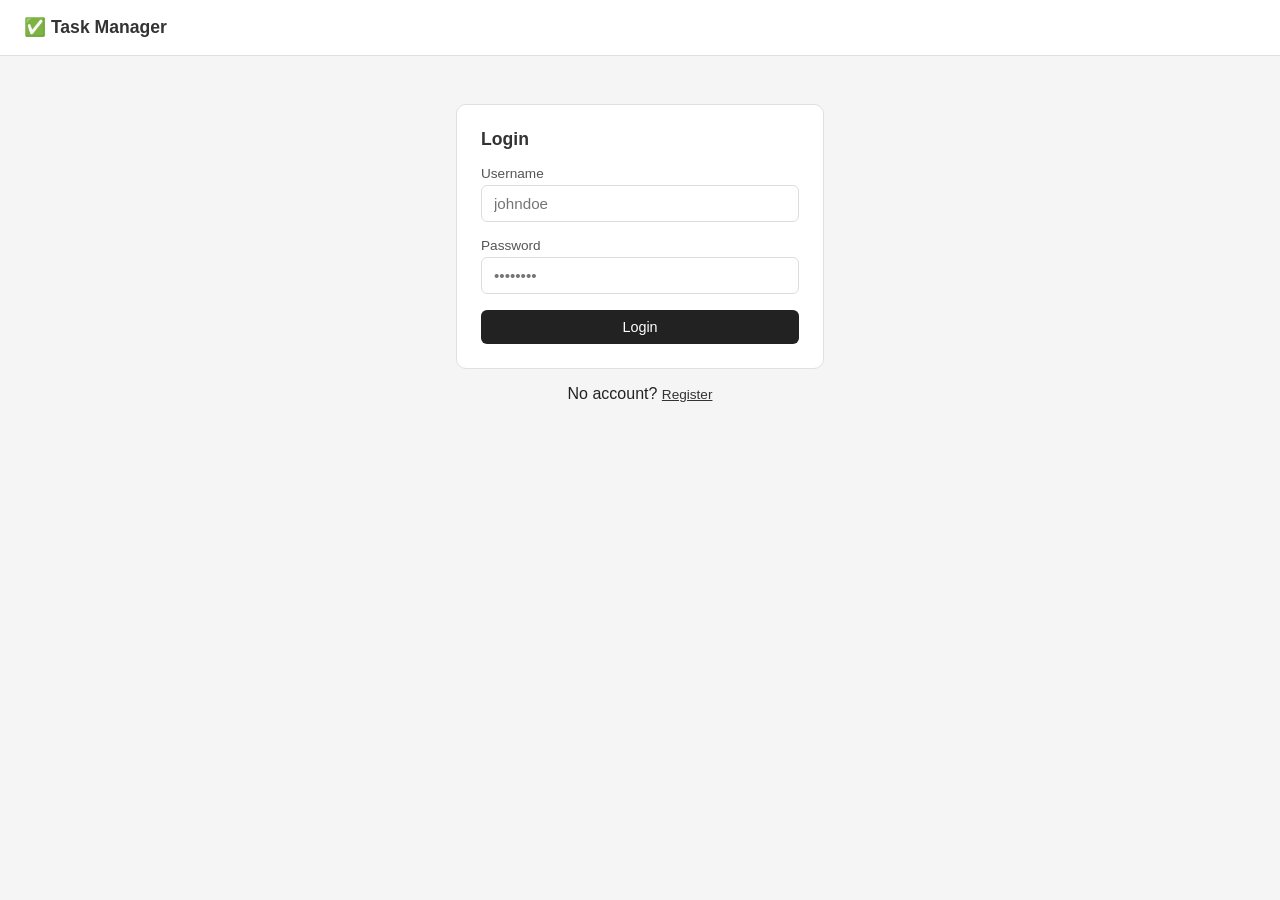
<file: frontend/login.html>
<!DOCTYPE html>
<html lang="en">
<head>
  <meta charset="UTF-8" />
  <meta name="viewport" content="width=device-width, initial-scale=1.0" />
  <title>Login – Task Manager</title>
  <link rel="stylesheet" href="style.css" />
  <style>
    .auth-wrap { max-width: 400px; margin: 3rem auto; padding: 0 1rem; }
    .auth-footer { text-align: center; margin-top: 1rem; }
  </style>
</head>
<body>
  <nav class="navbar">
    <a class="brand" href="index.html">✅ Task Manager</a>
  </nav>

  <div class="auth-wrap">
    <div class="card">
      <h2>Login</h2>
      <div id="alert" class="alert"></div>

      <label>Username</label>
      <input type="text" id="username" placeholder="johndoe" onkeydown="if(event.key==='Enter') login()" />

      <label>Password</label>
      <input type="password" id="password" placeholder="••••••••" onkeydown="if(event.key==='Enter') login()" />

      <button class="btn btn-primary btn-full" onclick="login()">Login</button>
    </div>
    <div class="auth-footer">
      No account? <a href="register.html" class="link">Register</a>
    </div>
  </div>

  <script src="api.js"></script>
  <script>
    if (localStorage.getItem("token")) window.location.href = "tasks.html";

    async function login() {
      const username = document.getElementById("username").value.trim();
      const password = document.getElementById("password").value;
      if (!username || !password) return showAlert("Both fields are required.", "error");

      try {
        const data = await api("/login", "POST", { username, password });
        localStorage.setItem("token", data.access_token);
        localStorage.setItem("username", username);
        window.location.href = "tasks.html";
      } catch (e) {
        showAlert(e.message, "error");
      }
    }

    function showAlert(msg, type) {
      const el = document.getElementById("alert");
      el.textContent = msg;
      el.className = `alert alert-${type}`;
      el.style.display = "block";
    }
  </script>
</body>
</html>
</file>
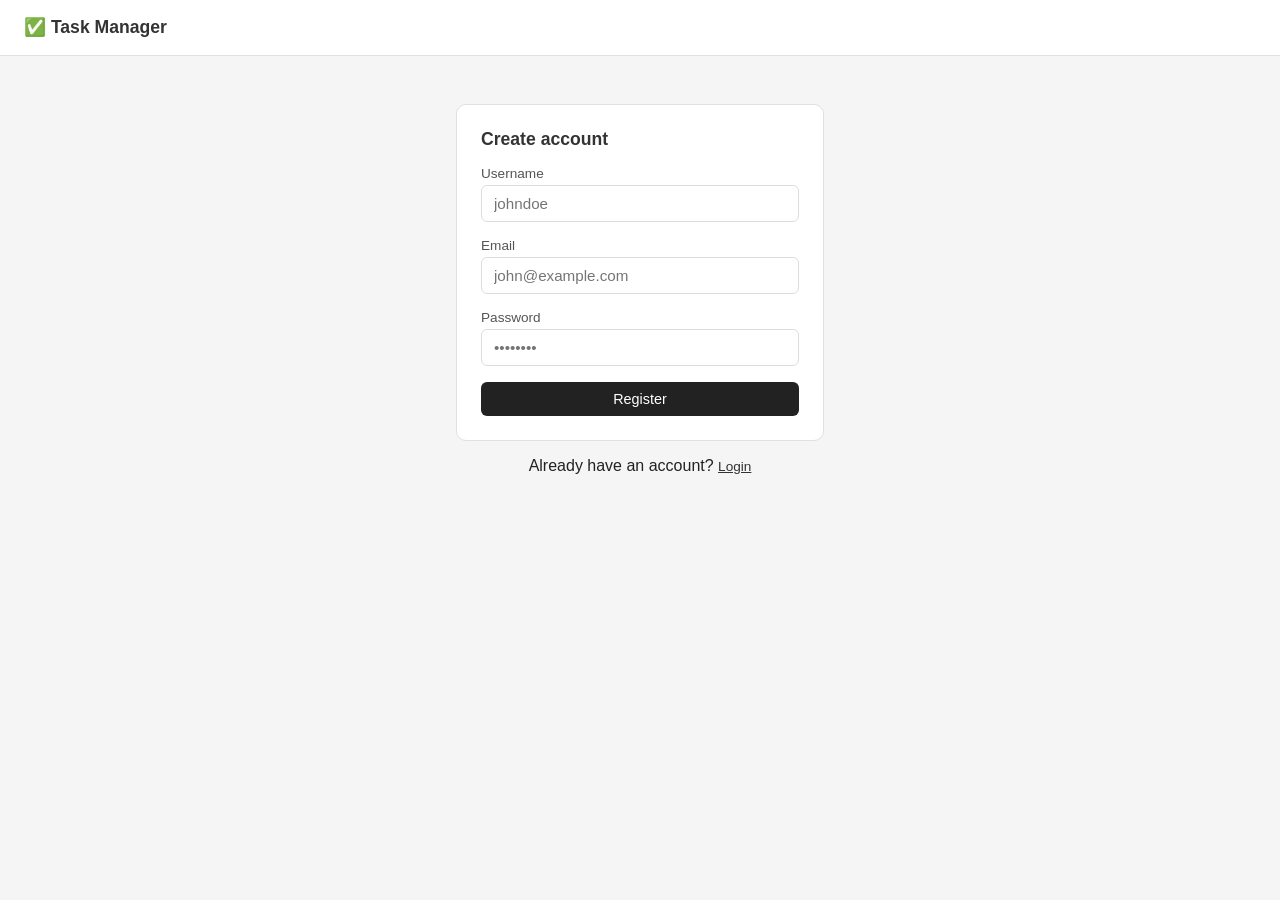
<file: frontend/register.html>
<!DOCTYPE html>
<html lang="en">
<head>
  <meta charset="UTF-8" />
  <meta name="viewport" content="width=device-width, initial-scale=1.0" />
  <title>Register – Task Manager</title>
  <link rel="stylesheet" href="style.css" />
  <style>
    .auth-wrap { max-width: 400px; margin: 3rem auto; padding: 0 1rem; }
    .auth-footer { text-align: center; margin-top: 1rem; }
  </style>
</head>
<body>
  <nav class="navbar">
    <a class="brand" href="index.html">✅ Task Manager</a>
  </nav>

  <div class="auth-wrap">
    <div class="card">
      <h2>Create account</h2>
      <div id="alert" class="alert"></div>

      <label>Username</label>
      <input type="text" id="username" placeholder="johndoe" />

      <label>Email</label>
      <input type="email" id="email" placeholder="john@example.com" />

      <label>Password</label>
      <input type="password" id="password" placeholder="••••••••" />

      <button class="btn btn-primary btn-full" onclick="register()">Register</button>
    </div>
    <div class="auth-footer">
      Already have an account? <a href="login.html" class="link">Login</a>
    </div>
  </div>

  <script src="api.js"></script>
  <script>
    if (localStorage.getItem("token")) window.location.href = "tasks.html";

    async function register() {
      const username = document.getElementById("username").value.trim();
      const email    = document.getElementById("email").value.trim();
      const password = document.getElementById("password").value;

      if (!username || !email || !password) return showAlert("All fields are required.", "error");

      try {
        await api("/register", "POST", { username, email, password });
        showAlert("Account created! Redirecting to login...", "success");
        setTimeout(() => window.location.href = "login.html", 1200);
      } catch (e) {
        showAlert(e.message, "error");
      }
    }

    function showAlert(msg, type) {
      const el = document.getElementById("alert");
      el.textContent = msg;
      el.className = `alert alert-${type}`;
      el.style.display = "block";
    }
  </script>
</body>
</html>
</file>
<file: frontend/style.css>
* { box-sizing: border-box; margin: 0; padding: 0; }

body {
  font-family: -apple-system, BlinkMacSystemFont, "Segoe UI", Roboto, sans-serif;
  background: #f5f5f5;
  color: #222;
  min-height: 100vh;
}

.navbar {
  background: #fff;
  border-bottom: 1px solid #e0e0e0;
  padding: 0 1.5rem;
  display: flex;
  align-items: center;
  justify-content: space-between;
  height: 56px;
}

.navbar .brand { font-weight: 600; font-size: 1.1rem; color: #333; text-decoration: none; }
.navbar .nav-links a { margin-left: 1rem; color: #555; text-decoration: none; font-size: 0.9rem; }
.navbar .nav-links a:hover { color: #000; }
#logoutBtn { background: none; border: 1px solid #ccc; padding: 4px 12px; border-radius: 6px; cursor: pointer; font-size: 0.85rem; color: #555; }
#logoutBtn:hover { background: #f0f0f0; }

.container { max-width: 700px; margin: 2rem auto; padding: 0 1rem; }

h1 { font-size: 1.5rem; font-weight: 600; margin-bottom: 1.5rem; color: #111; }
h2 { font-size: 1.1rem; font-weight: 600; margin-bottom: 1rem; color: #333; }

.card {
  background: #fff;
  border: 1px solid #e0e0e0;
  border-radius: 10px;
  padding: 1.5rem;
  margin-bottom: 1rem;
}

label { display: block; font-size: 0.85rem; color: #555; margin-bottom: 4px; }

input[type="text"],
input[type="email"],
input[type="password"],
textarea {
  width: 100%;
  padding: 9px 12px;
  border: 1px solid #ddd;
  border-radius: 6px;
  font-size: 0.95rem;
  margin-bottom: 1rem;
  outline: none;
  transition: border-color 0.15s;
}

input:focus, textarea:focus { border-color: #555; }
textarea { resize: vertical; min-height: 80px; }

.btn {
  display: inline-block;
  padding: 9px 18px;
  border-radius: 6px;
  font-size: 0.9rem;
  cursor: pointer;
  border: none;
  font-weight: 500;
  transition: opacity 0.15s;
}
.btn:hover { opacity: 0.85; }
.btn-primary { background: #222; color: #fff; }
.btn-danger  { background: #e53e3e; color: #fff; }
.btn-success { background: #38a169; color: #fff; }
.btn-sm { padding: 5px 12px; font-size: 0.82rem; }
.btn-full { width: 100%; }

.alert {
  padding: 10px 14px;
  border-radius: 6px;
  font-size: 0.9rem;
  margin-bottom: 1rem;
  display: none;
}
.alert-error   { background: #fff5f5; border: 1px solid #feb2b2; color: #c53030; }
.alert-success { background: #f0fff4; border: 1px solid #9ae6b4; color: #276749; }

.task-item {
  display: flex;
  align-items: flex-start;
  gap: 12px;
  padding: 14px;
  background: #fff;
  border: 1px solid #e0e0e0;
  border-radius: 8px;
  margin-bottom: 8px;
}
.task-item.done { opacity: 0.55; }
.task-item.done .task-title { text-decoration: line-through; color: #888; }

.task-body { flex: 1; }
.task-title { font-size: 0.95rem; font-weight: 500; margin-bottom: 3px; }
.task-desc  { font-size: 0.82rem; color: #666; }
.task-meta  { font-size: 0.75rem; color: #aaa; margin-top: 4px; }

.task-actions { display: flex; gap: 6px; flex-shrink: 0; }

.badge {
  display: inline-block;
  padding: 2px 8px;
  border-radius: 20px;
  font-size: 0.73rem;
  font-weight: 500;
}
.badge-done    { background: #c6f6d5; color: #276749; }
.badge-pending { background: #fefcbf; color: #744210; }

.filter-bar {
  display: flex;
  gap: 8px;
  margin-bottom: 1rem;
  flex-wrap: wrap;
}
.filter-bar button {
  padding: 5px 14px;
  border-radius: 20px;
  border: 1px solid #ddd;
  background: #fff;
  font-size: 0.82rem;
  cursor: pointer;
  transition: all 0.15s;
}
.filter-bar button.active,
.filter-bar button:hover { background: #222; color: #fff; border-color: #222; }

.pagination {
  display: flex;
  align-items: center;
  justify-content: center;
  gap: 8px;
  margin-top: 1.2rem;
}
.pagination button {
  padding: 5px 12px;
  border: 1px solid #ddd;
  border-radius: 6px;
  background: #fff;
  cursor: pointer;
  font-size: 0.85rem;
}
.pagination button:disabled { opacity: 0.4; cursor: default; }
.pagination span { font-size: 0.85rem; color: #555; }

.empty-msg { text-align: center; color: #aaa; font-size: 0.9rem; padding: 2rem 0; }

.link { color: #333; text-decoration: underline; cursor: pointer; font-size: 0.85rem; }

@media (max-width: 480px) {
  .container { padding: 0 0.75rem; margin: 1rem auto; }
  .task-item { flex-direction: column; }
  .task-actions { width: 100%; justify-content: flex-end; }
}
</file>
